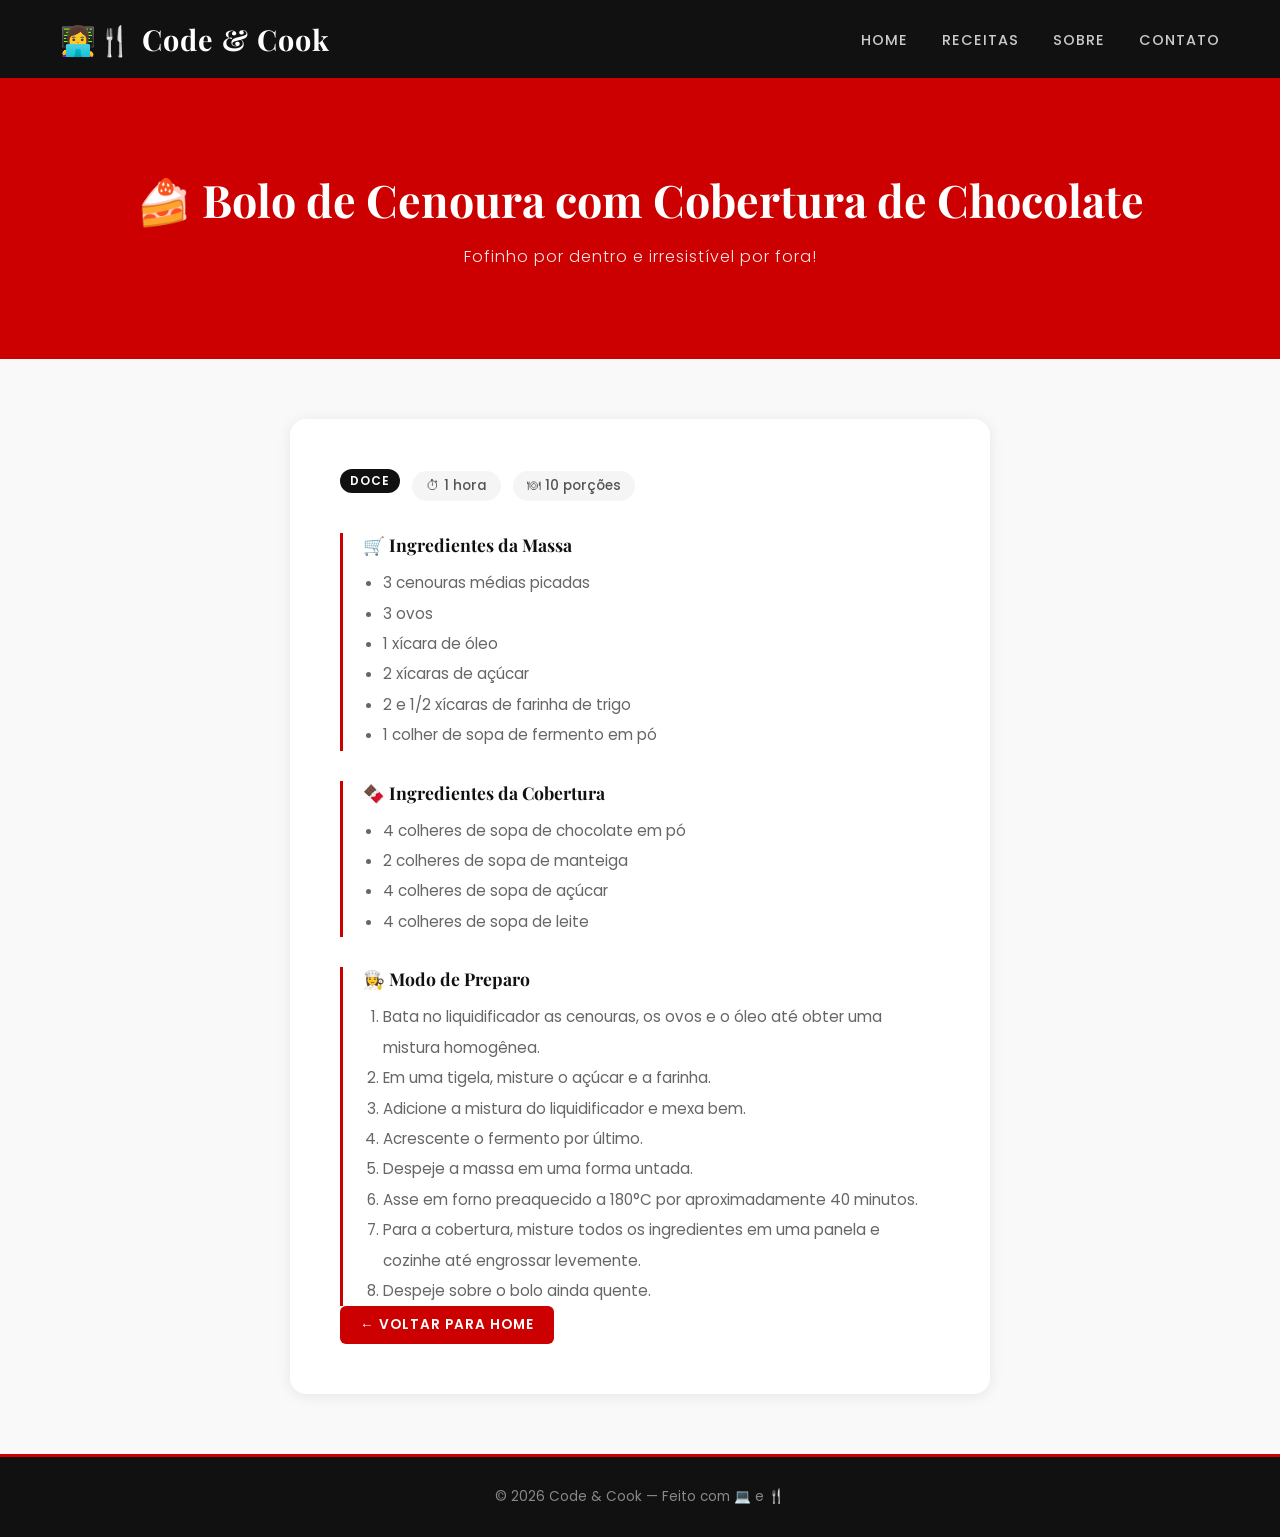
<file: bolo-cenoura.html>
<!DOCTYPE html>
<html lang="pt-BR">
<head>
  <meta charset="UTF-8">
  <meta name="viewport" content="width=device-width, initial-scale=1.0">
  <title>Bolo de Cenoura | Code & Cook</title>
  <link rel="stylesheet" href="style.css">
</head>
<body>

  <header class="header">
    <h1 class="logo">👩‍💻🍴 Code & Cook</h1>
    <nav class="nav">
      <a href="index.html">Home</a>
      <a href="#">Receitas</a>
      <a href="sobre.html">Sobre</a>
      <a href="#">Contato</a>
    </nav>
  </header>

  <section class="hero">
    <h2>🍰 Bolo de Cenoura com Cobertura de Chocolate</h2>
    <p>Fofinho por dentro e irresistível por fora!</p>
  </section>

  <main class="receita-container">
    <div class="receita-card">

      <div class="receita-info">
        <span class="tag tag-doce">Doce</span>
        <span class="receita-detalhe">⏱ 1 hora</span>
        <span class="receita-detalhe">🍽 10 porções</span>
      </div>

      <div class="receita-bloco">
        <h3>🛒 Ingredientes da Massa</h3>
        <ul>
          <li>3 cenouras médias picadas</li>
          <li>3 ovos</li>
          <li>1 xícara de óleo</li>
          <li>2 xícaras de açúcar</li>
          <li>2 e 1/2 xícaras de farinha de trigo</li>
          <li>1 colher de sopa de fermento em pó</li>
        </ul>
      </div>

      <div class="receita-bloco">
        <h3>🍫 Ingredientes da Cobertura</h3>
        <ul>
          <li>4 colheres de sopa de chocolate em pó</li>
          <li>2 colheres de sopa de manteiga</li>
          <li>4 colheres de sopa de açúcar</li>
          <li>4 colheres de sopa de leite</li>
        </ul>
      </div>

      <div class="receita-bloco">
        <h3>👩‍🍳 Modo de Preparo</h3>
        <ol>
          <li>Bata no liquidificador as cenouras, os ovos e o óleo até obter uma mistura homogênea.</li>
          <li>Em uma tigela, misture o açúcar e a farinha.</li>
          <li>Adicione a mistura do liquidificador e mexa bem.</li>
          <li>Acrescente o fermento por último.</li>
          <li>Despeje a massa em uma forma untada.</li>
          <li>Asse em forno preaquecido a 180°C por aproximadamente 40 minutos.</li>
          <li>Para a cobertura, misture todos os ingredientes em uma panela e cozinhe até engrossar levemente.</li>
          <li>Despeje sobre o bolo ainda quente.</li>
        </ol>
      </div>

      <a href="index.html" class="btn">← Voltar para Home</a>

    </div>
  </main>

  <footer class="footer">
    <p>© 2026 Code & Cook — Feito com 💻 e 🍴</p>
  </footer>

</body>
</html>
</file>
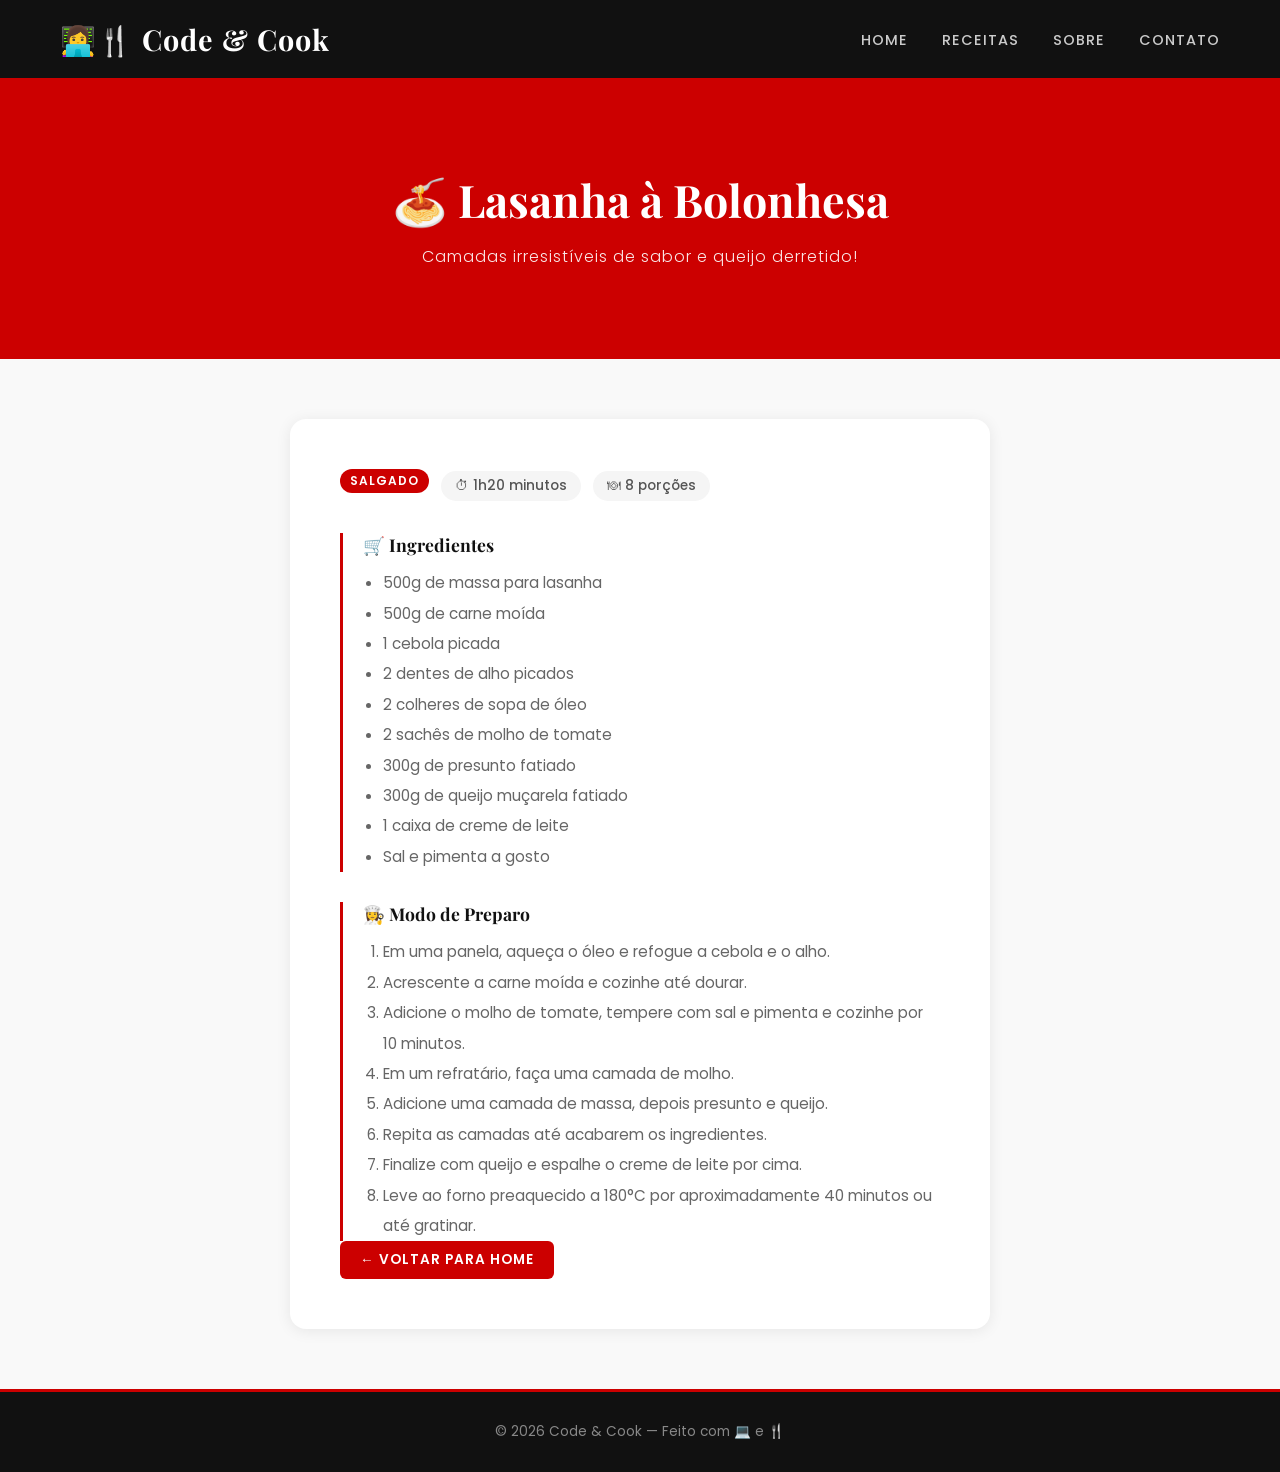
<file: lasanha.html>
<!DOCTYPE html>
<html lang="pt-BR">
<head>
  <meta charset="UTF-8">
  <meta name="viewport" content="width=device-width, initial-scale=1.0">
  <title>Lasanha à Bolonhesa | Code & Cook</title>
  <link rel="stylesheet" href="style.css">
</head>
<body>

  <header class="header">
    <h1 class="logo">👩‍💻🍴 Code & Cook</h1>
    <nav class="nav">
      <a href="index.html">Home</a>
      <a href="#">Receitas</a>
      <a href="sobre.html">Sobre</a>
      <a href="#">Contato</a>
    </nav>
  </header>

  <section class="hero">
    <h2>🍝 Lasanha à Bolonhesa</h2>
    <p>Camadas irresistíveis de sabor e queijo derretido!</p>
  </section>

  <main class="receita-container">
    <div class="receita-card">

      <div class="receita-info">
        <span class="tag">Salgado</span>
        <span class="receita-detalhe">⏱ 1h20 minutos</span>
        <span class="receita-detalhe">🍽 8 porções</span>
      </div>

      <div class="receita-bloco">
        <h3>🛒 Ingredientes</h3>
        <ul>
          <li>500g de massa para lasanha</li>
          <li>500g de carne moída</li>
          <li>1 cebola picada</li>
          <li>2 dentes de alho picados</li>
          <li>2 colheres de sopa de óleo</li>
          <li>2 sachês de molho de tomate</li>
          <li>300g de presunto fatiado</li>
          <li>300g de queijo muçarela fatiado</li>
          <li>1 caixa de creme de leite</li>
          <li>Sal e pimenta a gosto</li>
        </ul>
      </div>

      <div class="receita-bloco">
        <h3>👩‍🍳 Modo de Preparo</h3>
        <ol>
          <li>Em uma panela, aqueça o óleo e refogue a cebola e o alho.</li>
          <li>Acrescente a carne moída e cozinhe até dourar.</li>
          <li>Adicione o molho de tomate, tempere com sal e pimenta e cozinhe por 10 minutos.</li>
          <li>Em um refratário, faça uma camada de molho.</li>
          <li>Adicione uma camada de massa, depois presunto e queijo.</li>
          <li>Repita as camadas até acabarem os ingredientes.</li>
          <li>Finalize com queijo e espalhe o creme de leite por cima.</li>
          <li>Leve ao forno preaquecido a 180°C por aproximadamente 40 minutos ou até gratinar.</li>
        </ol>
      </div>

      <a href="index.html" class="btn">← Voltar para Home</a>

    </div>
  </main>

  <footer class="footer">
    <p>© 2026 Code & Cook — Feito com 💻 e 🍴</p>
  </footer>

</body>
</html>
</file>
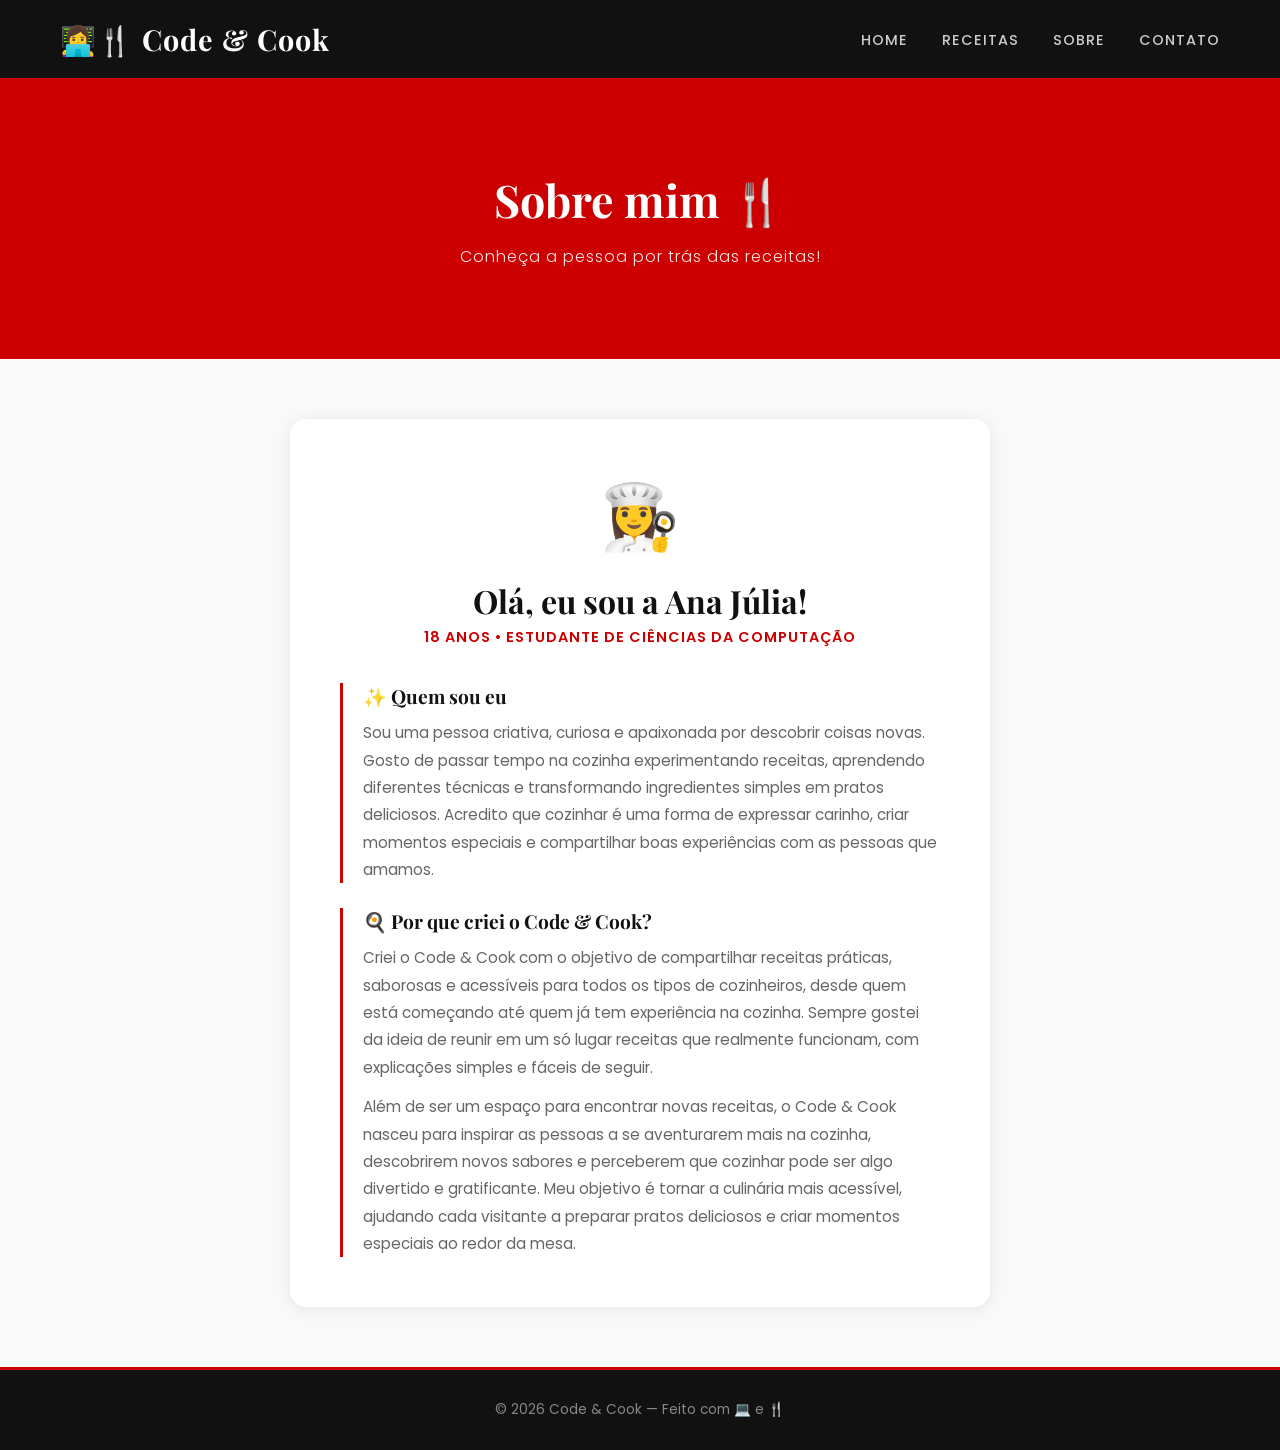
<file: sobre.html>
<!DOCTYPE html>
<html lang="pt-BR">
<head>
  <meta charset="UTF-8">
  <meta name="viewport" content="width=device-width, initial-scale=1.0">
  <title>Sobre | Code & Cook</title>
  <link rel="stylesheet" href="style.css">
</head>
<body>

  <header class="header">
    <h1 class="logo">👩‍💻🍴 Code & Cook</h1>
    <nav class="nav">
      <a href="index.html">Home</a>
      <a href="#">Receitas</a>
      <a href="sobre.html">Sobre</a>
      <a href="#">Contato</a>
    </nav>
  </header>

  <section class="hero">
    <h2>Sobre mim 🍴</h2>
    <p>Conheça a pessoa por trás das receitas!</p>
  </section>

  <main class="sobre-container">
    <div class="sobre-card">
      <div class="sobre-avatar">👩‍🍳</div>
      <h2>Olá, eu sou a Ana Júlia!</h2>
      <p class="sobre-idade">18 anos • Estudante de Ciências da Computação</p>

      <div class="sobre-bloco">
        <h3>✨ Quem sou eu</h3>
        <p>Sou uma pessoa criativa, curiosa e apaixonada por descobrir coisas novas. Gosto de passar tempo na cozinha experimentando receitas, aprendendo diferentes técnicas e transformando ingredientes simples em pratos deliciosos. Acredito que cozinhar é uma forma de expressar carinho, criar momentos especiais e compartilhar boas experiências com as pessoas que amamos.</p>
      </div>

      <div class="sobre-bloco">
        <h3>🍳 Por que criei o Code & Cook?</h3>
        <p>Criei o Code & Cook com o objetivo de compartilhar receitas práticas, saborosas e acessíveis para todos os tipos de cozinheiros, desde quem está começando até quem já tem experiência na cozinha. Sempre gostei da ideia de reunir em um só lugar receitas que realmente funcionam, com explicações simples e fáceis de seguir.</p>
        <p style="margin-top: 12px;">Além de ser um espaço para encontrar novas receitas, o Code & Cook nasceu para inspirar as pessoas a se aventurarem mais na cozinha, descobrirem novos sabores e perceberem que cozinhar pode ser algo divertido e gratificante. Meu objetivo é tornar a culinária mais acessível, ajudando cada visitante a preparar pratos deliciosos e criar momentos especiais ao redor da mesa.</p>
      </div>
    </div>
  </main>

  <footer class="footer">
    <p>© 2026 Code & Cook — Feito com 💻 e 🍴</p>
  </footer>

</body>
</html>
</file>
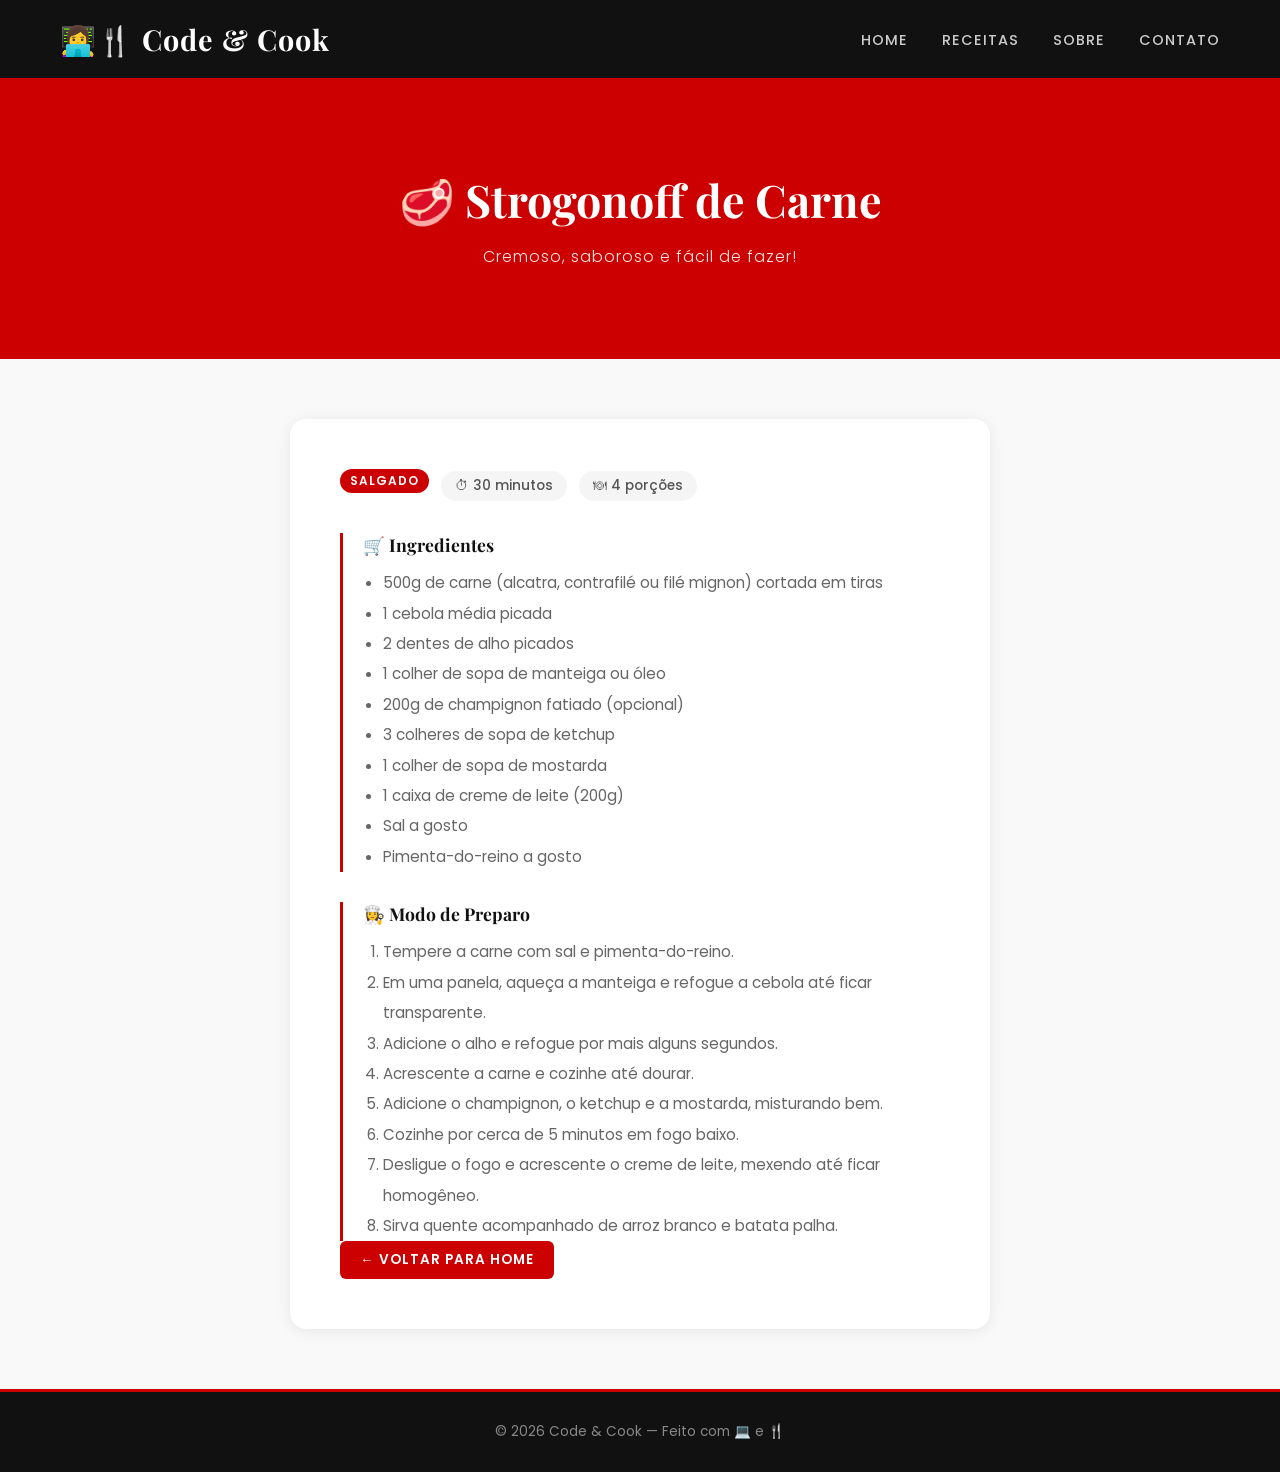
<file: strogonoff.html>
<!DOCTYPE html>
<html lang="pt-BR">
<head>
  <meta charset="UTF-8">
  <meta name="viewport" content="width=device-width, initial-scale=1.0">
  <title>Strogonoff de Carne | Code & Cook</title>
  <link rel="stylesheet" href="style.css">
</head>
<body>

  <header class="header">
    <h1 class="logo">👩‍💻🍴 Code & Cook</h1>
    <nav class="nav">
      <a href="index.html">Home</a>
      <a href="#">Receitas</a>
      <a href="sobre.html">Sobre</a>
      <a href="#">Contato</a>
    </nav>
  </header>

  <section class="hero">
    <h2>🥩 Strogonoff de Carne</h2>
    <p>Cremoso, saboroso e fácil de fazer!</p>
  </section>

  <main class="receita-container">
    <div class="receita-card">

      <div class="receita-info">
        <span class="tag">Salgado</span>
        <span class="receita-detalhe">⏱ 30 minutos</span>
        <span class="receita-detalhe">🍽 4 porções</span>
      </div>

      <div class="receita-bloco">
        <h3>🛒 Ingredientes</h3>
        <ul>
          <li>500g de carne (alcatra, contrafilé ou filé mignon) cortada em tiras</li>
          <li>1 cebola média picada</li>
          <li>2 dentes de alho picados</li>
          <li>1 colher de sopa de manteiga ou óleo</li>
          <li>200g de champignon fatiado (opcional)</li>
          <li>3 colheres de sopa de ketchup</li>
          <li>1 colher de sopa de mostarda</li>
          <li>1 caixa de creme de leite (200g)</li>
          <li>Sal a gosto</li>
          <li>Pimenta-do-reino a gosto</li>
        </ul>
      </div>

      <div class="receita-bloco">
        <h3>👩‍🍳 Modo de Preparo</h3>
        <ol>
          <li>Tempere a carne com sal e pimenta-do-reino.</li>
          <li>Em uma panela, aqueça a manteiga e refogue a cebola até ficar transparente.</li>
          <li>Adicione o alho e refogue por mais alguns segundos.</li>
          <li>Acrescente a carne e cozinhe até dourar.</li>
          <li>Adicione o champignon, o ketchup e a mostarda, misturando bem.</li>
          <li>Cozinhe por cerca de 5 minutos em fogo baixo.</li>
          <li>Desligue o fogo e acrescente o creme de leite, mexendo até ficar homogêneo.</li>
          <li>Sirva quente acompanhado de arroz branco e batata palha.</li>
        </ol>
      </div>

      <a href="index.html" class="btn">← Voltar para Home</a>

    </div>
  </main>

  <footer class="footer">
    <p>© 2026 Code & Cook — Feito com 💻 e 🍴</p>
  </footer>

</body>
</html>
</file>
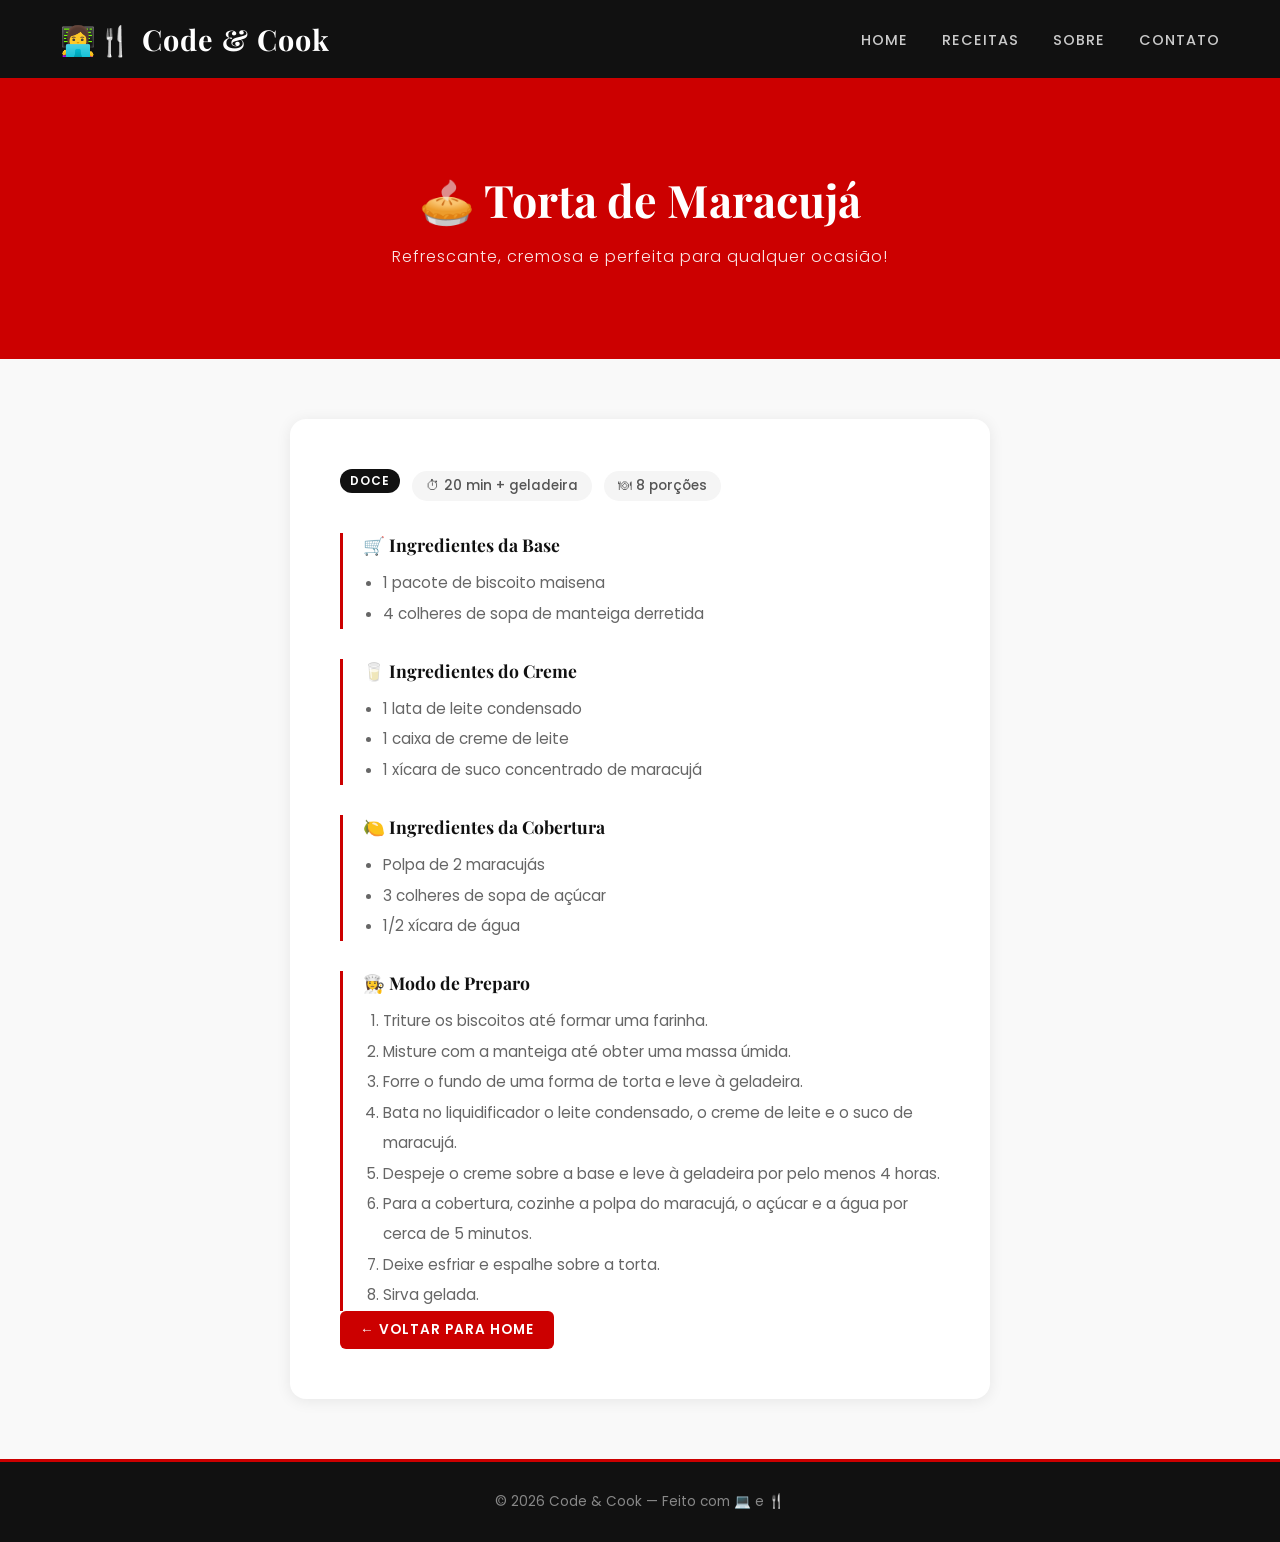
<file: torta-maracuja.html>
<!DOCTYPE html>
<html lang="pt-BR">
<head>
  <meta charset="UTF-8">
  <meta name="viewport" content="width=device-width, initial-scale=1.0">
  <title>Torta de Maracujá | Code & Cook</title>
  <link rel="stylesheet" href="style.css">
</head>
<body>

  <header class="header">
    <h1 class="logo">👩‍💻🍴 Code & Cook</h1>
    <nav class="nav">
      <a href="index.html">Home</a>
      <a href="#">Receitas</a>
      <a href="sobre.html">Sobre</a>
      <a href="#">Contato</a>
    </nav>
  </header>

  <section class="hero">
    <h2>🥧 Torta de Maracujá</h2>
    <p>Refrescante, cremosa e perfeita para qualquer ocasião!</p>
  </section>

  <main class="receita-container">
    <div class="receita-card">

      <div class="receita-info">
        <span class="tag tag-doce">Doce</span>
        <span class="receita-detalhe">⏱ 20 min + geladeira</span>
        <span class="receita-detalhe">🍽 8 porções</span>
      </div>

      <div class="receita-bloco">
        <h3>🛒 Ingredientes da Base</h3>
        <ul>
          <li>1 pacote de biscoito maisena</li>
          <li>4 colheres de sopa de manteiga derretida</li>
        </ul>
      </div>

      <div class="receita-bloco">
        <h3>🥛 Ingredientes do Creme</h3>
        <ul>
          <li>1 lata de leite condensado</li>
          <li>1 caixa de creme de leite</li>
          <li>1 xícara de suco concentrado de maracujá</li>
        </ul>
      </div>

      <div class="receita-bloco">
        <h3>🍋 Ingredientes da Cobertura</h3>
        <ul>
          <li>Polpa de 2 maracujás</li>
          <li>3 colheres de sopa de açúcar</li>
          <li>1/2 xícara de água</li>
        </ul>
      </div>

      <div class="receita-bloco">
        <h3>👩‍🍳 Modo de Preparo</h3>
        <ol>
          <li>Triture os biscoitos até formar uma farinha.</li>
          <li>Misture com a manteiga até obter uma massa úmida.</li>
          <li>Forre o fundo de uma forma de torta e leve à geladeira.</li>
          <li>Bata no liquidificador o leite condensado, o creme de leite e o suco de maracujá.</li>
          <li>Despeje o creme sobre a base e leve à geladeira por pelo menos 4 horas.</li>
          <li>Para a cobertura, cozinhe a polpa do maracujá, o açúcar e a água por cerca de 5 minutos.</li>
          <li>Deixe esfriar e espalhe sobre a torta.</li>
          <li>Sirva gelada.</li>
        </ol>
      </div>

      <a href="index.html" class="btn">← Voltar para Home</a>

    </div>
  </main>

  <footer class="footer">
    <p>© 2026 Code & Cook — Feito com 💻 e 🍴</p>
  </footer>

</body>
</html>
</file>
<file: style.css>
@import url('https://fonts.googleapis.com/css2?family=Playfair+Display:wght@600;700&family=Poppins:wght@300;400;500;600&display=swap');

* {
  margin: 0;
  padding: 0;
  box-sizing: border-box;
}

body {
  font-family: 'Poppins', sans-serif;
  background-color: #f9f9f9;
  color: #222;
}

/* Cabeçalho */
.header {
  display: flex;
  justify-content: space-between;
  align-items: center;
  padding: 20px 60px;
  background-color: #111;
  border-bottom: 3px solid #cc0000;
}

.logo {
  font-family: 'Playfair Display', serif;
  font-size: 1.8rem;
  color: white;
  letter-spacing: 1px;
}

.logo span {
  color: #cc0000;
}

.nav a {
  color: #ccc;
  text-decoration: none;
  margin-left: 30px;
  font-size: 0.9rem;
  font-weight: 500;
  letter-spacing: 1px;
  text-transform: uppercase;
  transition: color 0.3s;
}

.nav a:hover {
  color: #cc0000;
}

/* Hero */
.hero {
  text-align: center;
  padding: 90px 20px;
  background-color: #cc0000;
  color: white;
}

.hero h2 {
  font-family: 'Playfair Display', serif;
  font-size: 2.8rem;
  margin-bottom: 15px;
  line-height: 1.3;
}

.hero p {
  font-size: 1rem;
  font-weight: 300;
  letter-spacing: 1px;
  opacity: 0.9;
}

/* Cards */
.posts {
  display: flex;
  flex-wrap: wrap;
  justify-content: center;
  gap: 30px;
  padding: 60px 40px;
  background-color: #f9f9f9;
}

.card {
  background-color: white;
  border-radius: 12px;
  overflow: hidden;
  width: 300px;
  box-shadow: 0 2px 15px rgba(0,0,0,0.08);
  transition: transform 0.3s, box-shadow 0.3s;
}

.card:hover {
  transform: translateY(-6px);
  box-shadow: 0 8px 25px rgba(0,0,0,0.15);
}

.card img {
  width: 100%;
  height: 200px;
  object-fit: cover;
}

.card-body {
  padding: 20px;
}

.tag {
  display: inline-block;
  padding: 3px 10px;
  background-color: #cc0000;
  color: white;
  border-radius: 20px;
  font-size: 0.75rem;
  font-weight: 600;
  letter-spacing: 1px;
  text-transform: uppercase;
  margin-bottom: 10px;
}

.tag-doce {
  background-color: #111;
}

.card h3 {
  font-family: 'Playfair Display', serif;
  font-size: 1.1rem;
  color: #111;
  margin-bottom: 8px;
}

.card p {
  font-size: 0.85rem;
  color: #777;
  line-height: 1.6;
  margin-bottom: 15px;
}

.btn {
  display: inline-block;
  padding: 9px 20px;
  background-color: #cc0000;
  color: white;
  text-decoration: none;
  border-radius: 6px;
  font-size: 0.85rem;
  font-weight: 600;
  letter-spacing: 1px;
  text-transform: uppercase;
  transition: background-color 0.3s;
}

.btn:hover {
  background-color: #111;
}

/* Rodapé */
.footer {
  text-align: center;
  padding: 30px;
  background-color: #111;
  color: #888;
  font-size: 0.85rem;
  border-top: 3px solid #cc0000;
}

/* Página Sobre */
.sobre-container {
  display: flex;
  justify-content: center;
  padding: 60px 20px;
}

.sobre-card {
  background-color: white;
  border-radius: 16px;
  padding: 50px;
  max-width: 700px;
  width: 100%;
  box-shadow: 0 2px 15px rgba(0,0,0,0.08);
}

.sobre-avatar {
  font-size: 4rem;
  text-align: center;
  margin-bottom: 15px;
}

.sobre-card h2 {
  font-family: 'Playfair Display', serif;
  text-align: center;
  font-size: 2rem;
  color: #111;
  margin-bottom: 5px;
}

.sobre-idade {
  text-align: center;
  color: #cc0000;
  font-weight: 600;
  font-size: 0.9rem;
  letter-spacing: 1px;
  text-transform: uppercase;
  margin-bottom: 35px;
}

.sobre-bloco {
  margin-top: 25px;
  border-left: 3px solid #cc0000;
  padding-left: 20px;
}

.sobre-bloco h3 {
  font-family: 'Playfair Display', serif;
  font-size: 1.2rem;
  color: #111;
  margin-bottom: 10px;
}

.sobre-bloco p {
  color: #666;
  line-height: 1.8;
  font-size: 0.95rem;
}

/* Página de Receita */
.receita-container {
  display: flex;
  justify-content: center;
  padding: 60px 20px;
}

.receita-card {
  background-color: white;
  border-radius: 16px;
  padding: 50px;
  max-width: 700px;
  width: 100%;
  box-shadow: 0 2px 15px rgba(0,0,0,0.08);
}

.receita-info {
  display: flex;
  align-items: center;
  gap: 12px;
  margin-bottom: 30px;
  flex-wrap: wrap;
}

.receita-detalhe {
  background-color: #f5f5f5;
  padding: 5px 14px;
  border-radius: 20px;
  font-size: 0.85rem;
  color: #555;
  font-weight: 500;
}

.receita-bloco {
  margin-top: 30px;
  border-left: 3px solid #cc0000;
  padding-left: 20px;
}

.receita-bloco h3 {
  font-family: 'Playfair Display', serif;
  font-size: 1.1rem;
  color: #111;
  margin-bottom: 12px;
}

.receita-bloco ul,
.receita-bloco ol {
  padding-left: 20px;
  color: #666;
  line-height: 2;
  font-size: 0.95rem;
}
</file>
